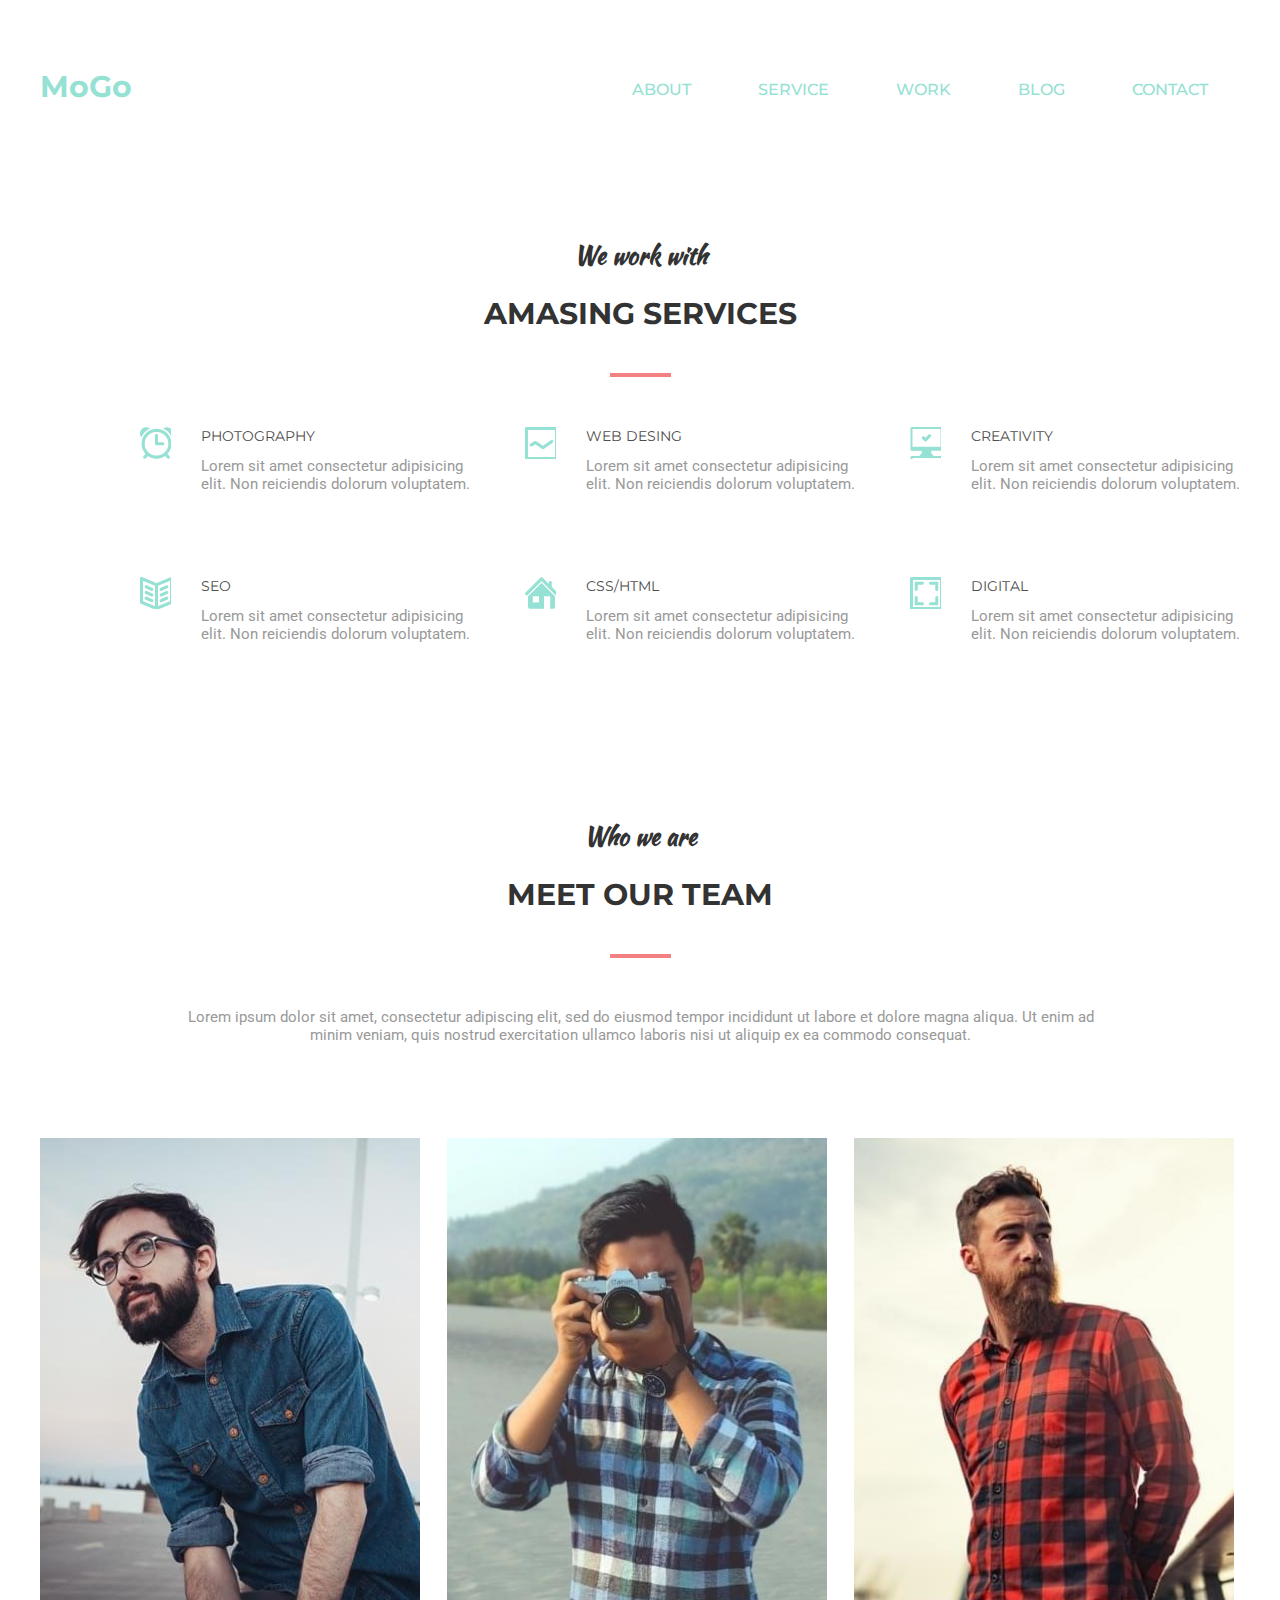
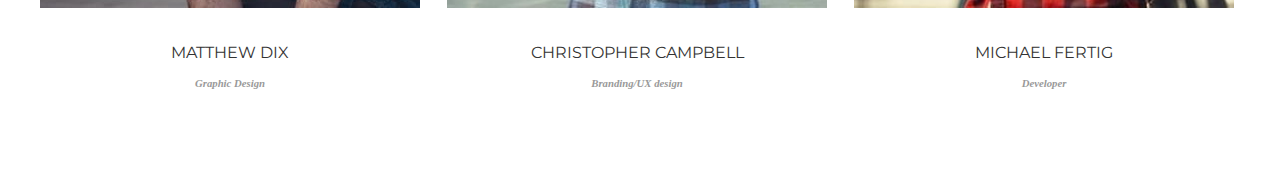
<file: Module5/index.html>
<!DOCTYPE html>
<html lang="en">
<head>
    <meta charset="UTF-8">
    <meta name="viewport" content="width=device-width, initial-scale=1.0">
    <title> Module_5</title>
    <link rel="stylesheet" href="CSS/style.css">
</head>
<body>
    <header class="header">
    <div class="wrapper">
     <h1 class="logo">
         <a class="logo_link" href="#">MoGo</a>
     </h1>
     <nav class="nav">
         <ul class="nav_list">
             <li class="nav_list_item" >
                 <a class="nav_list_link"href="#">ABOUT</a>
                 <ul class="sub_menu">
                   <li clasa="sub_menu_item"><a class="sub_menu_link" href="#">Lorem</a></li>
                   <li clasa="sub_menu_item"><a class="sub_menu_link" href="#">Lorem</a></li>
                   <li clasa="sub_menu_item"><a class="sub_menu_link" href="#">Lorem</a></li>
                 </ul>
             </li>
             <li class="nav_list_item" >
                <a class="nav_list_link"href="#">SERVICE</a>
                <ul class="sub_menu">
                  <li clasa="sub_menu_item"><a class="sub_menu_link" href="#">Lorem</a></li>
                  <li clasa="sub_menu_item"><a class="sub_menu_link" href="#">Lorem</a></li>
                  <li clasa="sub_menu_item"><a class="sub_menu_link" href="#">Lorem</a></li>
                </ul>
            </li>
            <li class="nav_list_item" >
                <a class="nav_list_link"href="#">WORK</a>
                <ul class="sub_menu">
                   <li clasa="sub_menu_item"><a class="sub_menu_link" href="#">Lorem</a></li>
                   <li clasa="sub_menu_item"><a class="sub_menu_link" href="#">Lorem</a></li>
                   <li clasa="sub_menu_item"><a class="sub_menu_link" href="#">Lorem</a></li> 
                </ul>
            </li>
            <li class="nav_list_item" >
                <a class="nav_list_link"href="#">BLOG</a>
                <ul class="sub_menu">
                  <li clasa="sub_menu_item"><a class="sub_menu_link" href="#">Lorem</a></li>
                  <li clasa="sub_menu_item"><a class="sub_menu_link" href="#">Lorem</a></li>
                  <li clasa="sub_menu_item"><a class="sub_menu_link" href="#">Lorem</a></li>
                </ul>
            </li>
            <li class="nav_list_item" >
                <a class="nav_list_link"href="#">CONTACT</a>
                <ul class="sub_menu">
                  <li clasa="sub_menu_item"><a class="sub_menu_link" href="#">Lorem</a></li>
                  <li clasa="sub_menu_item"><a class="sub_menu_link" href="#">Lorem</a></li>
                  <li clasa="sub_menu_item"><a class="sub_menu_link" href="#">Lorem</a></li>
                </ul>
            </li>
         </ul>
     </nav>
    </div>
    </header>
    <main class="main">
  <section class="icons">
     <h3 class="icons_small_title">We work with</h3>
     <h2 class="icons_title">AMASING SERVICES</h2>
     <div class="icons_wrapper">

         <div class="_card"> 
         <div class="text_wrapper">
           <h4 class="card_title">PHOTOGRAPHY</h4>
           <p class="card_text">Lorem sit amet consectetur adipisicing elit. Non reiciendis dolorum voluptatem.</p>
         </div>
        </div>

        <div class="_card7">
         <div class="text_wrapper">
           <h4 class="card_title">WEB DESING</h4>
           <p class="card_text">Lorem sit amet consectetur adipisicing elit. Non reiciendis dolorum voluptatem.</p>
         </div>
        </div>

        <div class="_card_">
         <div class="text_wrapper">
           <h4 class="card_title">CREATIVITY</h4>
           <p class="card_text">Lorem sit amet consectetur adipisicing elit. Non reiciendis dolorum voluptatem.</p>
         </div>
        </div>

        <div class="_card0">
         <div class="text_wrapper">
           <h4 class="card_title">SEO</h4>
           <p class="card_text">Lorem sit amet consectetur adipisicing elit. Non reiciendis dolorum voluptatem.</p>
         </div>
        </div>
        <div class="_card9">
         <div class="text_wrapper">
           <h4 class="card_title">CSS/HTML</h4>
           <p class="card_text">Lorem sit amet consectetur adipisicing elit. Non reiciendis dolorum voluptatem.</p>
         </div>
        </div>

        <div class="_card8">
         <div class="text_wrapper">
           <h4 class="card_title">DIGITAL</h4>
           <p class="card_text">Lorem sit amet consectetur adipisicing elit. Non reiciendis dolorum voluptatem.</p>
         </div>
        </div>
     </div>
  </section>

  <section class="team">
    <div class="title_wrapper">
    <h3 class="icons_small_title">Who we are</h3>
    <h2 class="icons_title">Meet our team</h2>
  </div>
    <div class="team_wrapper">
      <div class="team_text">
        <p class="text">
          Lorem ipsum dolor sit amet, consectetur adipiscing elit, sed do eiusmod tempor incididunt ut labore et dolore magna aliqua. Ut enim ad minim veniam, quis nostrud exercitation ullamco laboris nisi ut aliquip ex ea commodo consequat. 
        </p>
      </div>



<section class="team">
  <div class="cards_wrapper">
    <div class="card">
      <div class="card_container">
      <img  class="team_photo" src="./icons/metthew dix.jpeg" alt="metthew dix">
      
        <div class="team_card_hidden">
      <div class="social">
        <a class="social_link" href="#">
          <img class="social_icons"  src="./icons/facebook@1X.png" alt="facebook icon">
        </a>

        <a class="social_link" href="#">
          <img class="social_icons " src="./icons/twitter@1X.png" alt="twitter icon">
        </a>

        <a class="social_link" href="#">
          <img class="social_icons " src="./icons/pinterest@1X.png" alt="pinterest icon">
        </a>

        <a class="social_link" href="#">
          <img class="social_icons " src="./icons/instagram@1X.png" alt="instagram icon">
        </a>
     </div>
    </div>
       <h4 class="img_text">Matthew Dix</h4>
       <h6 class="img_small_text">Graphic Design</h6>
      </div> 
    </div>
     
 
    <div class="card">
      <div class="card_container">
        <img class="team_photo"  src="./icons/Christopher Campbell.jpeg" alt="Christopher Campbell">
      
        <div class="team_card_hidden">
      <div class="social">
        <a class="social_link" href="#">
          <img class="social_icons"  src="./icons/facebook@1X.png" alt="facebook icon">
        </a>

        <a class="social_link" href="#">
          <img class="social_icons " src="./icons/twitter@1X.png" alt="twitter icon">
        </a>

        <a class="social_link" href="#">
          <img class="social_icons " src="./icons/pinterest@1X.png" alt="pinterest icon">
        </a>

        <a class="social_link" href="#">
          <img class="social_icons " src="./icons/instagram@1X.png" alt="instagram icon">
        </a>
     </div>
    </div>
    
    <h4 class="img_text">Christopher Campbell </h4>
    <h6 class="img_small_text">Branding/UX design</h6>
      </div> 
    </div>
 

 
    <div class="card">
      <div class="card_container">
        <img  class="team_photo" src="./icons/Michael Fertig – копія.jpeg" alt="Michael Fertig ">
      
        <div class="team_card_hidden">
      <div class="social">
        <a class="social_link" href="#">
          <img class="social_icons"  src="./icons/facebook@1X.png" alt="facebook icon">
        </a>

        <a class="social_link" href="#">
          <img class="social_icons " src="./icons/twitter@1X.png" alt="twitter icon">
        </a>

        <a class="social_link" href="#">
          <img class="social_icons " src="./icons/pinterest@1X.png" alt="pinterest icon">
        </a>

        <a class="social_link" href="#">
          <img class="social_icons " src="./icons/instagram@1X.png" alt="instagram icon">
        </a>
     </div>
    </div>
    
    <h4 class="img_text">Michael Fertig  </h4>
    <h6 class="img_small_text">Developer</h6>
      </div> 
    </div>
  </div> 
    </section>
    </main>
   
</body>
</html>
</file>
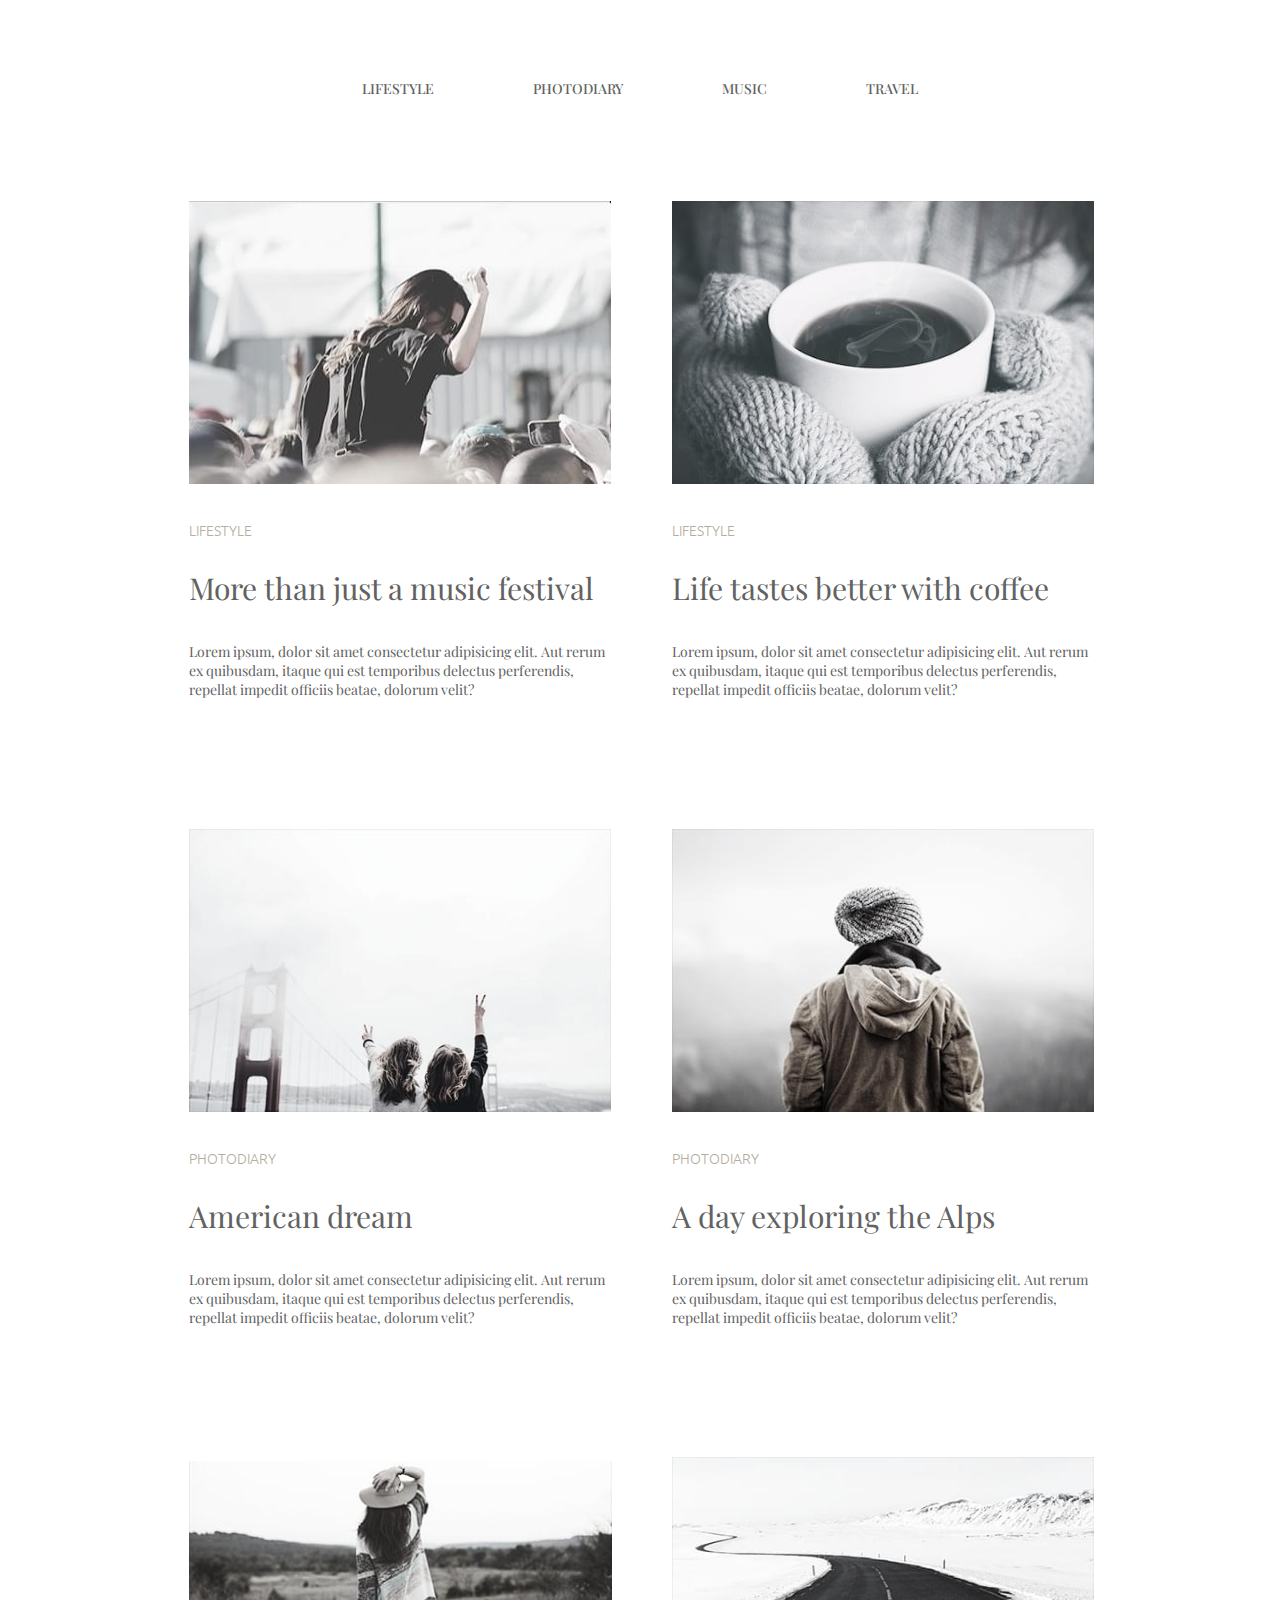
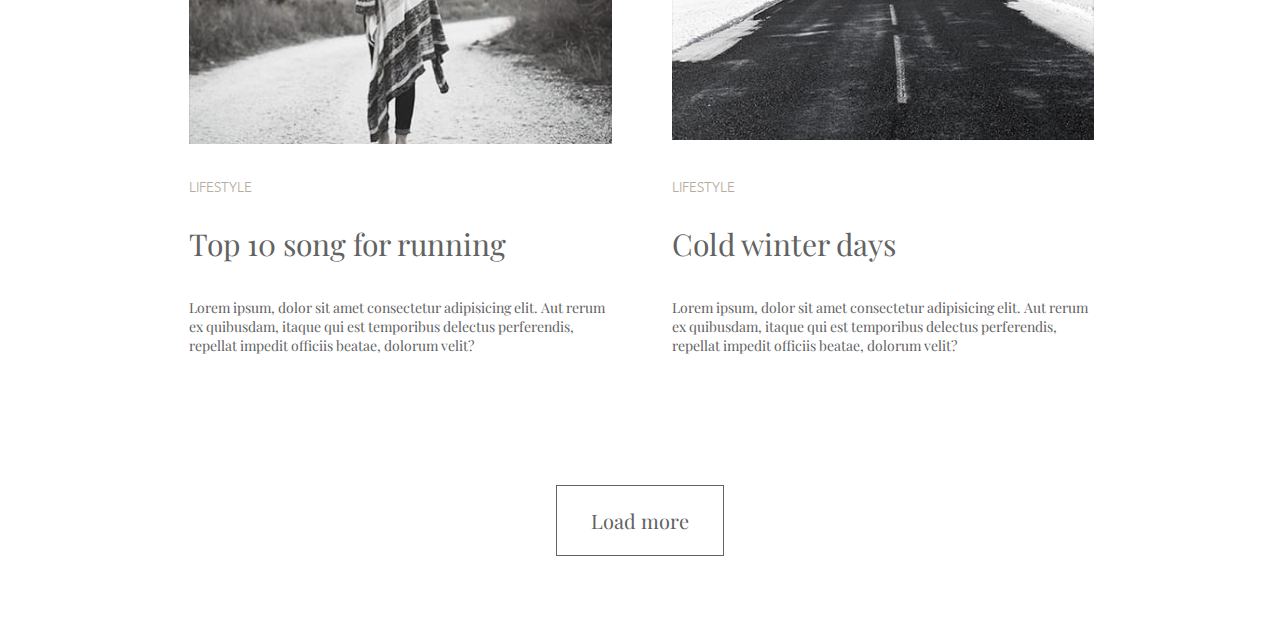
<file: Module_3/index.html>
<!DOCTYPE html>
<html lang="en">
<head>
    <meta charset="UTF-8">
    <meta name="viewport" content="width=device-width, initial-scale=1.0">
    <link rel="stylesheet" href="./CSS/style.css">
    <title>Module_3</title>
</head>
<body>
    <header class="header">
        <nav class="navigation">
            <ul class="menu_list">
             <li class="menu_list_item">
                 <a  class="menu_item_link" href="#">LIFESTYLE</a>
             </li>
             <li class="menu_list_item">
              <a  class="menu_item_link" href="#">PHOTODIARY</a>
             </li>
             <li class="menu_list_item">
              <a  class="menu_item_link" href="#">MUSIC</a>
             </li>
             <li class="menu_list_item">
              <a  class="menu_item_link" href="#">TRAVEL </a>
             </li>
            </ul>
        </nav>
    </header>
    <main class="main">
    <Section class="section">
        <img class="section_img" src="./img/life.jpeg" alt="LIFESTYLE">
        <h5 class="sub_title">LIFESTYLE</h5>
        <h2 class="title">More than just a music festival </h2>
        <p class="text">Lorem ipsum, dolor sit amet consectetur adipisicing elit. Aut rerum ex quibusdam, itaque qui est temporibus delectus perferendis, repellat impedit officiis beatae, dolorum velit?</p>
        
      </Section>

      <Section class="section"> 
        <img class="section_img" src="./img/cup.jpeg" alt="cup">
        <h5 class="sub_title">LIFESTYLE</h5>
        <h2 class="title"> Life tastes better with coffee</h2>
        <p class="text">Lorem ipsum, dolor sit amet consectetur adipisicing elit. Aut rerum ex quibusdam, itaque qui est temporibus delectus perferendis, repellat impedit officiis beatae, dolorum velit?</p>
          
      </Section>

      <Section class="section">
          
        <img class="section_img" src="./img/bridge.jpeg" alt="bridge">
        <h5 class="sub_title">PHOTODIARY</h5>
        <h2 class="title">American dream </h2>
        <p class="text">Lorem ipsum, dolor sit amet consectetur adipisicing elit. Aut rerum ex quibusdam, itaque qui est temporibus delectus perferendis, repellat impedit officiis beatae, dolorum velit?</p>
          
      </Section>

      <Section class="section">
        <img class="section_img" src="./img/boy.jpeg" alt="boy">
        <h5 class="sub_title">PHOTODIARY</h5>
        <h2 class="title">A day exploring the Alps</h2>
        <p class="text">Lorem ipsum, dolor sit amet consectetur adipisicing elit. Aut rerum ex quibusdam, itaque qui est temporibus delectus perferendis, repellat impedit officiis beatae, dolorum velit?</p>
          
      </Section>

      <Section class="section">
        <div class="img_wrapper">
         <img  class="img" class="section_img" src="./img/girl.jpeg" alt="girl">
        </div>
        <h5 class="sub_title">LIFESTYLE</h5>
        <h2 class="title">Top 10 song for running</h2>
        <p class="text">Lorem ipsum, dolor sit amet consectetur adipisicing elit. Aut rerum ex quibusdam, itaque qui est temporibus delectus perferendis, repellat impedit officiis beatae, dolorum velit?</p>
          
      </Section>

      <Section class="section">
        <img class="section_img" src="./img/road.jpeg" alt="road">
        <h5 class="sub_title">LIFESTYLE</h5>
        <h2 class="title">Cold winter days</h2>
        <p class="text">Lorem ipsum, dolor sit amet consectetur adipisicing elit. Aut rerum ex quibusdam, itaque qui est temporibus delectus perferendis, repellat impedit officiis beatae, dolorum velit?</p>
          
      </Section>
    </main>
    <footer class="footer">
      <button class="btn"> Load more</button>
    </footer>
</body>
</html>
</file>
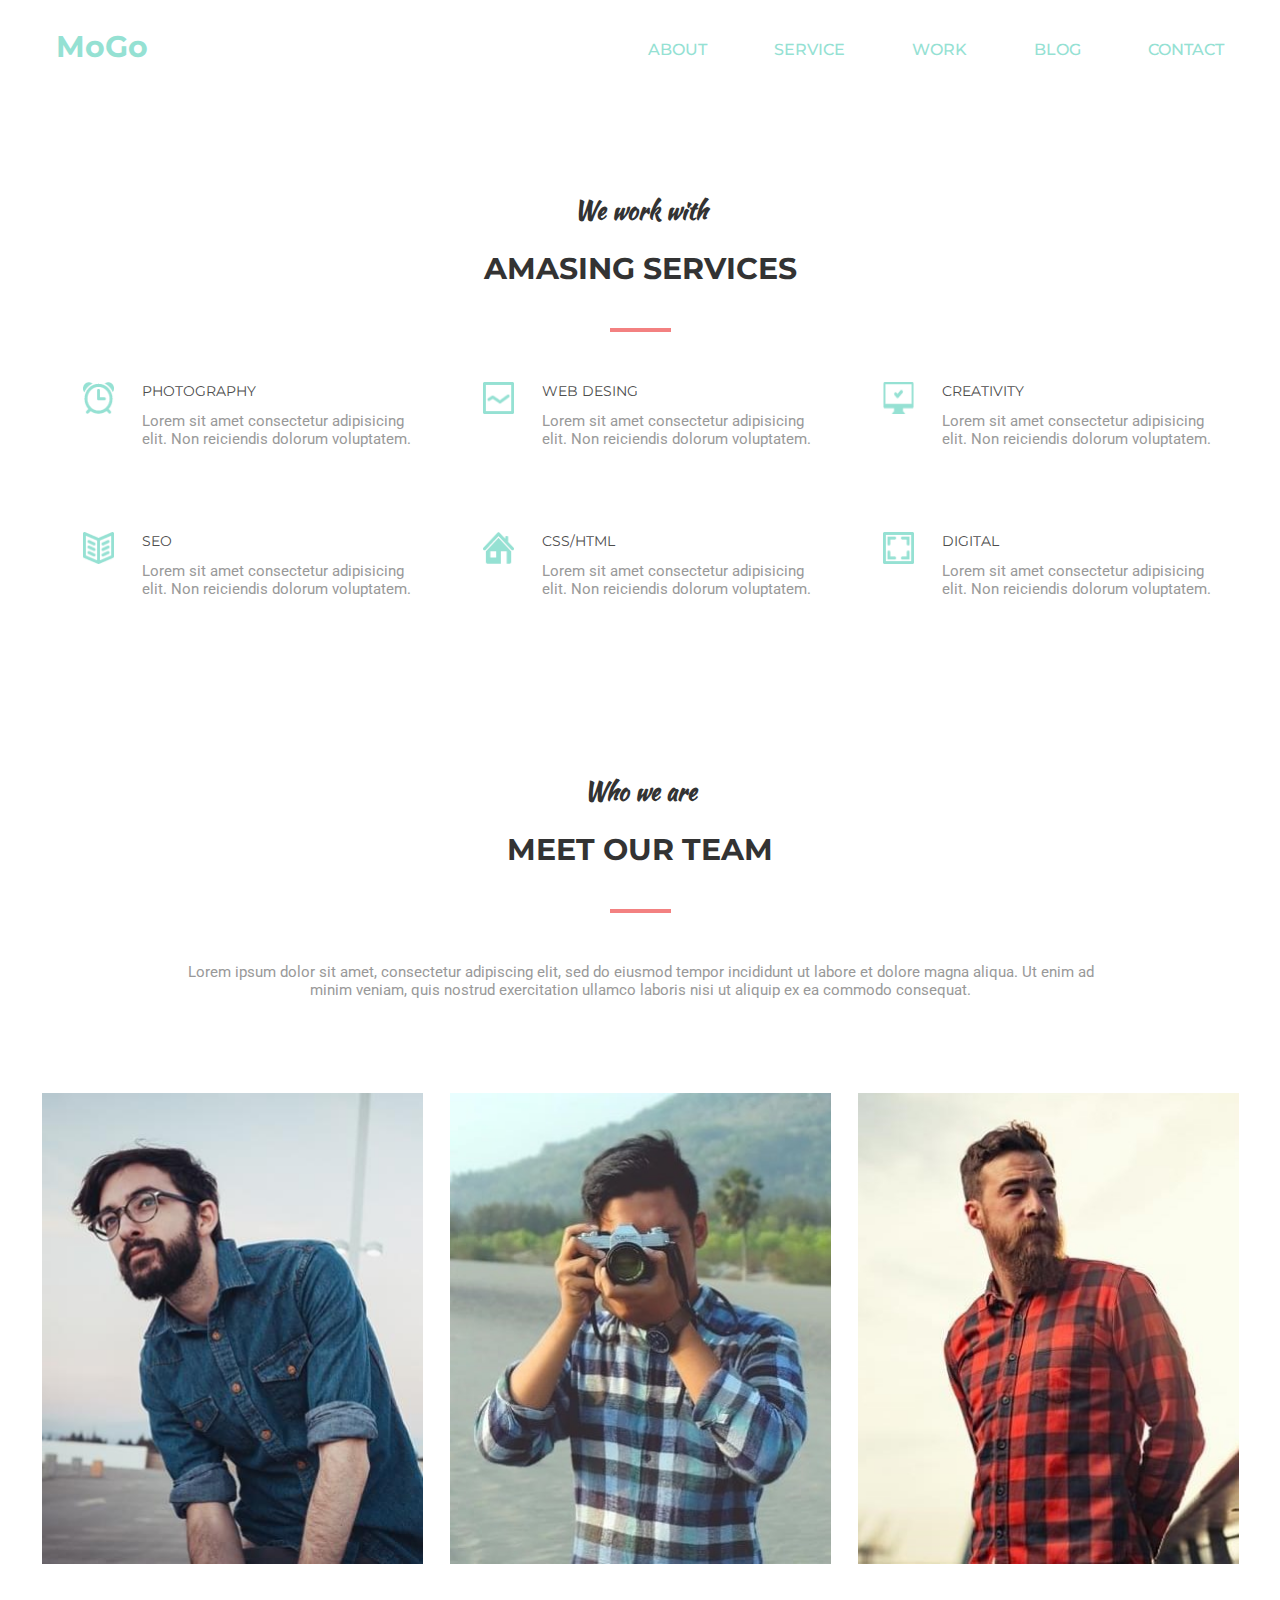
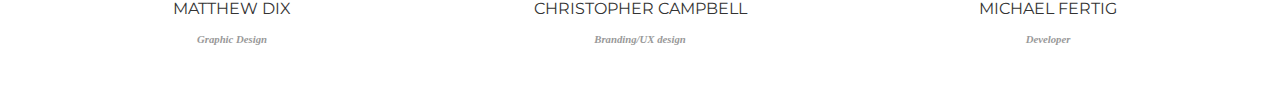
<file: Module_4/index.html>
<!DOCTYPE html>
<html lang="en">
<head>
    <meta charset="UTF-8">
    <meta name="viewport" content="width=device-width, initial-scale=1.0">
    <title> Module_4</title>
    <link rel="stylesheet" href="CSS/style.css">
</head>
<body>
    <header class="header">
     <h1 class="logo">
         <a class="logo_link" href="#">MoGo</a>
     </h1>
     <nav class="nav">
         <ul class="nav_list">
             <li class="nav_list_item" >
                 <a class="nav_list_link"href="#">ABOUT</a>
             </li>
             <li class="nav_list_item" >
                <a class="nav_list_link"href="#">SERVICE</a>
            </li>
            <li class="nav_list_item" >
                <a class="nav_list_link"href="#">WORK</a>
            </li>
            <li class="nav_list_item" >
                <a class="nav_list_link"href="#">BLOG</a>
            </li>
            <li class="nav_list_item" >
                <a class="nav_list_link"href="#">CONTACT</a>
            </li>
         </ul>
     </nav>
    </header>
    <main class="main">
  <section class="icons">
     <h3 class="icons_small_title">We work with</h3>
     <h2 class="icons_title">AMASING SERVICES</h2>
     <div class="icons_wrapper">
      
        <div class="card">
            <img src="./icons/photography.png" alt="photography" class="img_card">
         <div class="text_wrapper">
           <h4 class="card_title">PHOTOGRAPHY</h4>
           <p class="card_text">Lorem sit amet consectetur adipisicing elit. Non reiciendis dolorum voluptatem.</p>
         </div>
        </div>
        <div class="card">
            <img src="./icons/web desing.png" alt="/web desing" class="img_card">
         <div class="text_wrapper">
           <h4 class="card_title">WEB DESING</h4>
           <p class="card_text">Lorem sit amet consectetur adipisicing elit. Non reiciendis dolorum voluptatem.</p>
         </div>
        </div>
        <div class="card">
            <img src="./icons/creativity.png" alt=creativity  class="img_card">
         <div class="text_wrapper">
           <h4 class="card_title">CREATIVITY</h4>
           <p class="card_text">Lorem sit amet consectetur adipisicing elit. Non reiciendis dolorum voluptatem.</p>
         </div>
        </div>
        <div class="card">
            <img src="./icons/seo.png" alt="SEO" class="img_card">
         <div class="text_wrapper">
           <h4 class="card_title">SEO</h4>
           <p class="card_text">Lorem sit amet consectetur adipisicing elit. Non reiciendis dolorum voluptatem.</p>
         </div>
        </div>
        <div class="card">
            <img src="./icons/css html.png" alt="css/html" class="img_card">
         <div class="text_wrapper">
           <h4 class="card_title">CSS/HTML</h4>
           <p class="card_text">Lorem sit amet consectetur adipisicing elit. Non reiciendis dolorum voluptatem.</p>
         </div>
        </div>
        <div class="card">
            <img src="./icons/digital.png" alt="digital" class="img_card">
         <div class="text_wrapper">
           <h4 class="card_title">DIGITAL</h4>
           <p class="card_text">Lorem sit amet consectetur adipisicing elit. Non reiciendis dolorum voluptatem.</p>
         </div>
        </div>
     </div>
  </section>
  <section class="team">
    <div class="title_wrapper">
    <h3 class="icons_small_title">Who we are</h3>
    <h2 class="icons_title">Meet our team</h2>
  </div>
    <div class="team_wrapper">
      <div class="team_text">
        <p class="text">
          Lorem ipsum dolor sit amet, consectetur adipiscing elit, sed do eiusmod tempor incididunt ut labore et dolore magna aliqua. Ut enim ad minim veniam, quis nostrud exercitation ullamco laboris nisi ut aliquip ex ea commodo consequat. 
        </p>
      </div>
      <div class="card_wrapper">
        <div class="team_card">
          <img  class="img" src="./icons/metthew dix.jpeg" alt="metthew dix">
           <h4 class="img_text">Matthew Dix</h4>
           <h6 class="img_small_text">Graphic Design</h6>
        </div> 
        <div  class="card_item" class="team_card">
           <img class="img"  src="./icons/Christopher Campbell.jpeg" alt="Christopher Campbell">
           <h4 class="img_text">Christopher Campbell </h4>
           <h6 class="img_small_text">Branding/UX design</h6>
          </div>
        <div class="team_card">
           <img  class="img" src="./icons/Michael Fertig – копія.jpeg" alt="Michael Fertig ">
           <h4 class="img_text">Michael Fertig  </h4>
           <h6 class="img_small_text">Developer</h6>
          </div>
      </div>
    </div>
  </section>
    </main>
   
</body>
</html>
</file>
<file: Module5/CSS/style.css>
@import "./reset.css";

@import url('https://fonts.googleapis.com/css2?family=Kaushan+Script&display=swap');

/*font-family: 'Kaushan Script', cursive; */

@import url('https://fonts.googleapis.com/css2?family=Kaushan+Script&family=Montserrat:ital,wght@0,100;0,200;0,300;0,400;0,500;0,600;0,800;0,900;1,100;1,200;1,300;1,400;1,500;1,600;1,700;1,800;1,900&display=swap');

/*font-family: 'Montserrat', sans-serif;*/

@import url('https://fonts.googleapis.com/css2?family=Roboto&display=swap');


/*font-family: 'Roboto', sans-serif;*/

@import url('https://fonts.googleapis.com/css2?family=Playfair+Display:wght@400;500;600;700;800;900&family=Roboto:ital,wght@1,300&family=Ubuntu:wght@300;400;500;700&display=swap');

/*font-family: 'Roboto', sans-serif italic;*/

@import "./header.css";

@import "./main.css";
</file>
<file: Module_3/CSS/style.css>
@import "./reset.css";

@import "./header.css";

@import "./main.css";

@import "./footer.css";

@import url('https://fonts.googleapis.com/css2?family=Playfair+Display:wght@400;500;600;700;800;900&family=Ubuntu:wght@300;400;500;700&display=swap');

/*
font-family: 'Ubuntu', sans-serif;*/

@import url('https://fonts.googleapis.com/css2?family=Playfair+Display:wght@400;500;600;700;800;900&display=swap');

/*font-family: 'Playfair Display', serif;*/
</file>
<file: Module_4/CSS/style.css>
@import "./reset.css";

@import url('https://fonts.googleapis.com/css2?family=Kaushan+Script&display=swap');

/*font-family: 'Kaushan Script', cursive; */

@import url('https://fonts.googleapis.com/css2?family=Kaushan+Script&family=Montserrat:ital,wght@0,100;0,200;0,300;0,400;0,500;0,600;0,800;0,900;1,100;1,200;1,300;1,400;1,500;1,600;1,700;1,800;1,900&display=swap');

/*font-family: 'Montserrat', sans-serif;*/

@import url('https://fonts.googleapis.com/css2?family=Roboto&display=swap');


/*font-family: 'Roboto', sans-serif;*/

@import url('https://fonts.googleapis.com/css2?family=Playfair+Display:wght@400;500;600;700;800;900&family=Roboto:ital,wght@1,300&family=Ubuntu:wght@300;400;500;700&display=swap');

/*font-family: 'Roboto', sans-serif italic;*/

@import "./header.css";

@import "./main.css";
</file>
